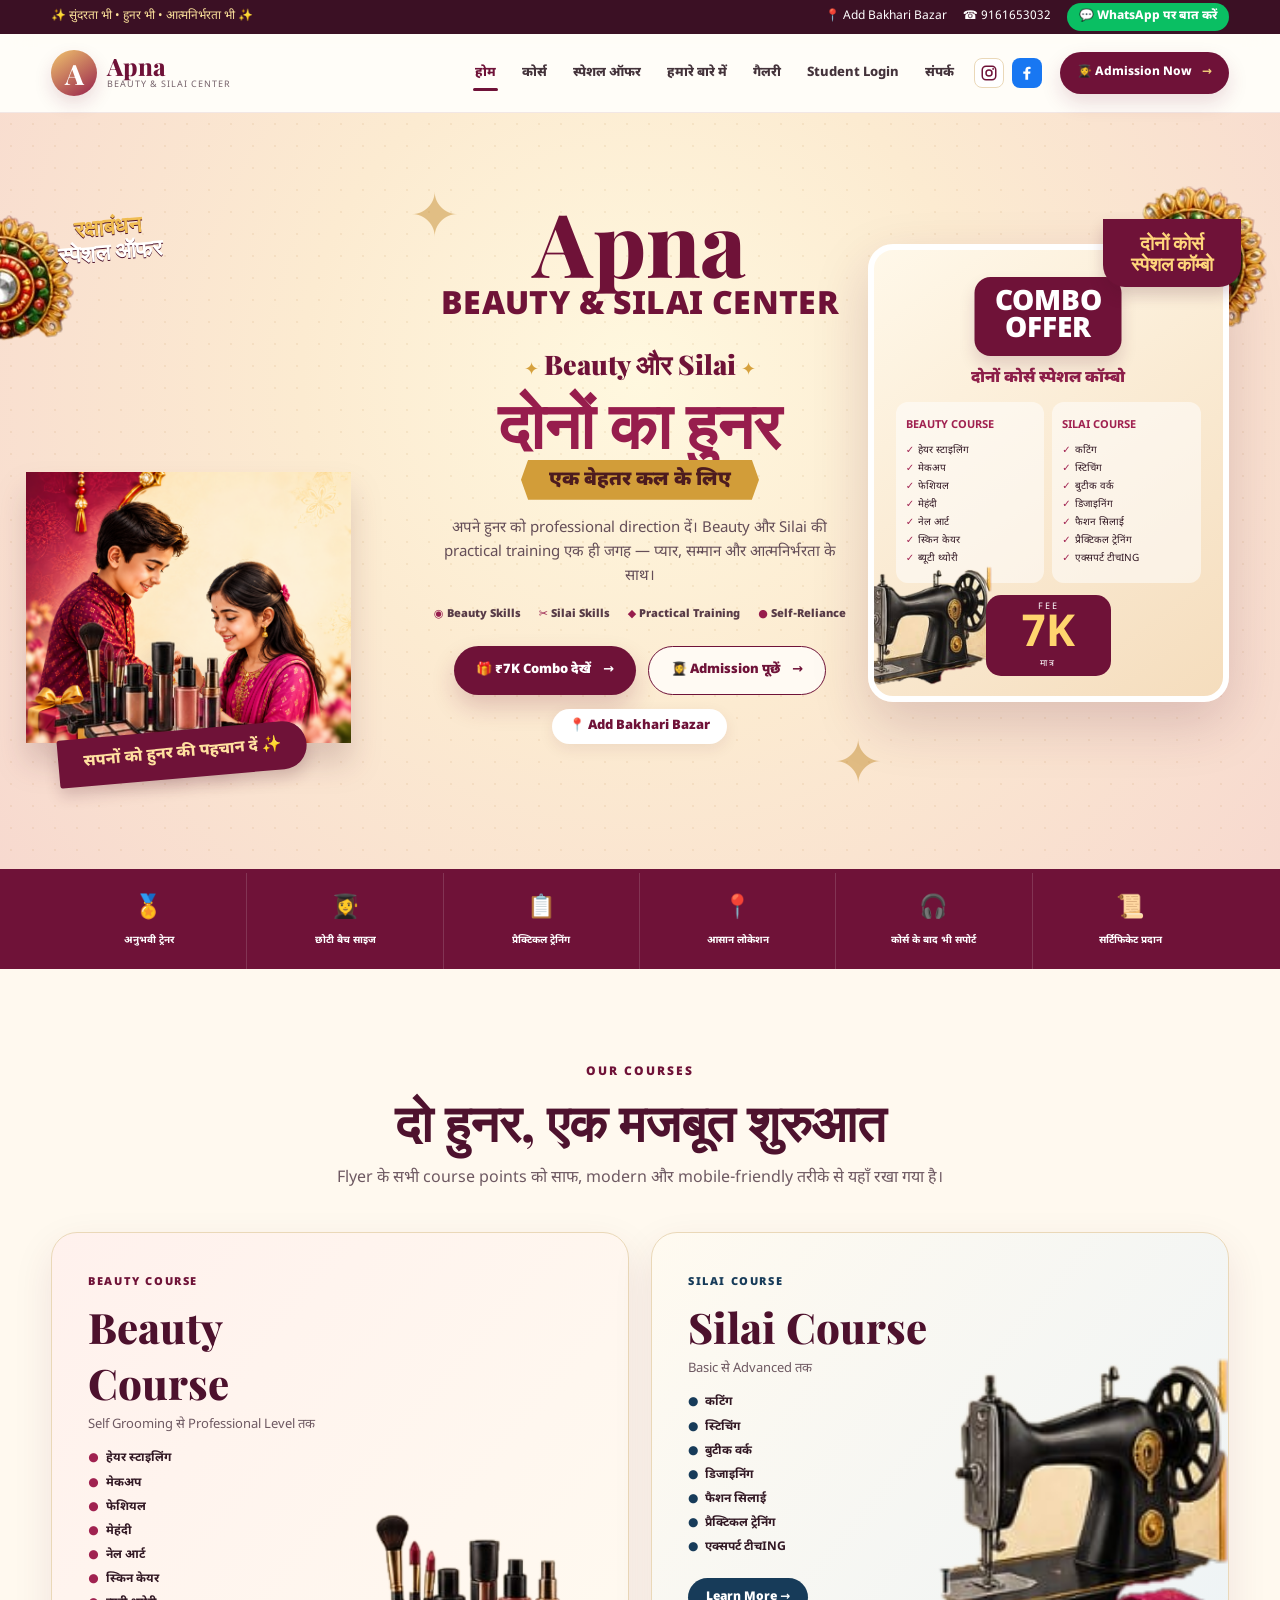
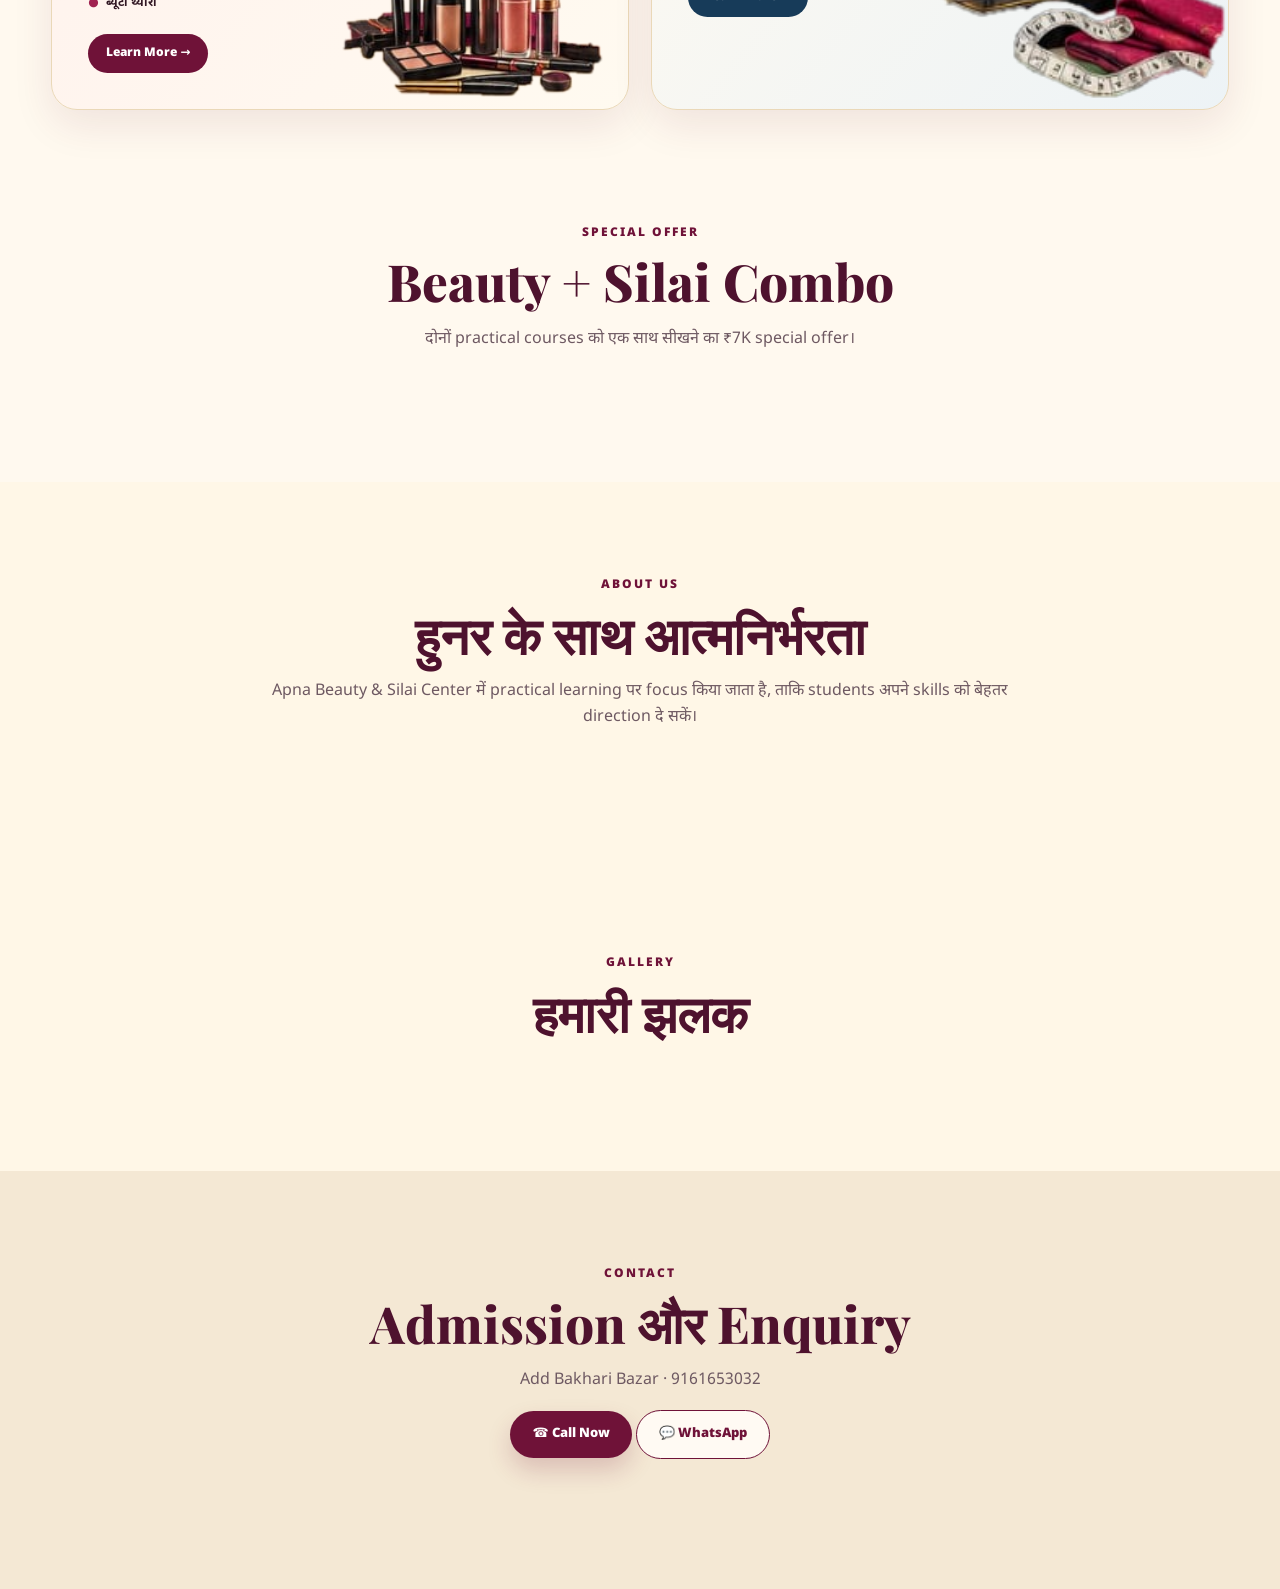
<file: index.html>
<!doctype html>
<html lang="hi">
<head>
<meta charset="utf-8">
<meta name="viewport" content="width=device-width,initial-scale=1">
<meta name="description" content="Apna Beauty & Silai Center, Add Bakhari Bazar में Beauty Course, Silai Course और ₹7K Combo Offer की practical training. Admission और WhatsApp enquiry के लिए संपर्क करें।">
<meta name="keywords" content="Apna Beauty and Silai Center, Apna Beauty Silai Center, beauty parlour course Add Bakhari Bazar, beauty course Add Bakhari Bazar, silai course Add Bakhari Bazar, stitching course Add Bakhari Bazar, tailoring course Add Bakhari Bazar, makeup course, mehndi course, fashion designing course, boutique course, beauty and silai combo course, ₹7000 combo course, beauty training, silai training, women skill training, practical beauty course, practical stitching course">
<meta name="author" content="Apna Beauty & Silai Center">
<meta name="robots" content="index, follow, max-image-preview:large">
<meta name="theme-color" content="#6f1238">
<title>Apna Beauty & Silai Center | Add Bakhari Bazar</title>
<link rel="canonical" href="https://www.apnabeautandsilayicenter.in/">
<meta property="og:type" content="website">
<meta property="og:locale" content="hi_IN">
<meta property="og:site_name" content="Apna Beauty & Silai Center">
<meta property="og:title" content="Apna Beauty & Silai Center | Add Bakhari Bazar">
<meta property="og:description" content="Beauty और Silai की practical training, ₹7K Combo Offer और admission enquiry — Add Bakhari Bazar।">
<meta property="og:url" content="https://www.apnabeautandsilayicenter.in/">
<meta property="og:image" content="https://www.apnabeautandsilayicenter.in/assets/flyer.svg">
<meta name="twitter:card" content="summary_large_image">
<meta name="twitter:title" content="Apna Beauty & Silai Center | Add Bakhari Bazar">
<meta name="twitter:description" content="Beauty Course, Silai Course और ₹7K Combo Offer की practical training।">
<meta name="twitter:image" content="https://www.apnabeautandsilayicenter.in/assets/flyer.svg">
<link rel="icon" href="assets/flyer.svg">
<link rel="preconnect" href="https://fonts.googleapis.com">
<link rel="preconnect" href="https://fonts.gstatic.com" crossorigin>
<link href="https://fonts.googleapis.com/css2?family=Noto+Sans+Devanagari:wght@400;500;600;700;800;900&family=Playfair+Display:wght@600;700;800&display=swap" rel="stylesheet">
<link rel="stylesheet" href="styles.css">
<!-- Google tag (gtag.js) -->
<script async src="https://www.googletagmanager.com/gtag/js?id=G-BNDRS2CN6D"></script>
<script>
  window.dataLayer = window.dataLayer || [];
  function gtag(){dataLayer.push(arguments);}
  gtag('js', new Date());
  gtag('config', 'G-BNDRS2CN6D');
</script>
<script type="application/ld+json">
{
  "@context": "https://schema.org",
  "@graph": [
    {
      "@type": "LocalBusiness",
      "@id": "https://www.apnabeautandsilayicenter.in/#business",
      "name": "Apna Beauty & Silai Center",
      "url": "https://www.apnabeautandsilayicenter.in/",
      "image": "https://www.apnabeautandsilayicenter.in/assets/flyer.svg",
      "description": "Add Bakhari Bazar में Beauty और Silai की practical training तथा ₹7K Combo Offer।",
      "telephone": "+91-9161653032",
      "priceRange": "₹₹",
      "address": {"@type": "PostalAddress","streetAddress": "Add Bakhari Bazar","addressCountry": "IN"},
      "areaServed": "Add Bakhari Bazar"
    },
    {
      "@type": "WebSite",
      "@id": "https://www.apnabeautandsilayicenter.in/#website",
      "url": "https://www.apnabeautandsilayicenter.in/",
      "name": "Apna Beauty & Silai Center",
      "inLanguage": "hi-IN",
      "publisher": { "@id": "https://www.apnabeautandsilayicenter.in/#business" }
    },
    {
      "@type": "ItemList",
      "name": "Apna Beauty & Silai Center Courses",
      "itemListElement": [
        { "@type": "Course", "position": 1, "name": "Beauty Course", "description": "Hair styling, makeup, facial, mehndi, nail art, skin care और beauty theory की practical training।", "provider": { "@id": "https://www.apnabeautandsilayicenter.in/#business" } },
        { "@type": "Course", "position": 2, "name": "Silai Course", "description": "Cutting, stitching, boutique work, designing, fashion silai और practical training।", "provider": { "@id": "https://www.apnabeautandsilayicenter.in/#business" } },
        { "@type": "Course", "position": 3, "name": "Beauty and Silai Combo Offer", "description": "Beauty Course और Silai Course का ₹7K special combo offer।", "provider": { "@id": "https://www.apnabeautandsilayicenter.in/#business" } }
      ]
    }
  ]
}
</script>
</head>
<body>
<div class="announcement">
  <div class="container announcement-inner">
    <span>✨ सुंदरता भी • हुनर भी • आत्मनिर्भरता भी ✨</span>
    <div class="top-actions">
      <a href="#contact">📍 Add Bakhari Bazar</a>
      <a href="tel:+919161653032">☎ 9161653032</a>
      <a class="wa-mini" href="https://wa.me/919161653032" target="_blank" rel="noopener">💬 WhatsApp पर बात करें</a>
    </div>
  </div>
</div>
<header class="header">
  <div class="container nav">
    <a class="brand" href="#home"><span class="brand-round">A</span><span><b>Apna</b><small>BEAUTY & SILAI CENTER</small></span></a>
    <button class="menu" aria-label="Menu" aria-expanded="false">☰</button>
    <nav><a class="active" href="#home">होम</a><a href="#courses">कोर्स</a><a href="#offer">स्पेशल ऑफर</a><a href="#about">हमारे बारे में</a><a href="#gallery">गैलरी</a><a href="#contact">संपर्क</a></nav>
    <div class="nav-social"><a id="instagramTop" aria-label="Instagram" target="_blank" rel="noopener"><svg class="social-icon" viewBox="0 0 24 24" aria-hidden="true"><rect x="3" y="3" width="18" height="18" rx="5" fill="none" stroke="currentColor" stroke-width="2"/><circle cx="12" cy="12" r="4" fill="none" stroke="currentColor" stroke-width="2"/><circle cx="17.5" cy="6.5" r="1.25" fill="currentColor"/></svg></a><a id="facebookTop" aria-label="Facebook" target="_blank" rel="noopener"><svg class="social-icon" viewBox="0 0 24 24" aria-hidden="true"><path fill="currentColor" d="M13.5 21v-8h2.75l.4-3h-3.15V8.08c0-.87.24-1.46 1.5-1.46h1.76V3.94c-.31-.04-1.37-.14-2.6-.14-2.57 0-4.33 1.57-4.33 4.46V10H7v3h2.83v8h3.67Z"/></svg></a></div>
    <a class="nav-admission" href="#contact">👩‍🎓 Admission Now <span>→</span></a>
  </div>
</header>
<main id="home">
<section class="hero">
  <div class="hero-decoration left-rakhi"><img src="assets/extracted/rakhi-cutout.png" alt=""></div><div class="hero-decoration right-rakhi"><img src="assets/extracted/rakhi-cutout.png" alt=""></div><div class="hero-decoration gift-left"><img src="assets/extracted/gift-box-cutout.png" alt=""></div><div class="hero-decoration flower flower-a">✦</div><div class="hero-decoration flower flower-b">✦</div>
  <div class="container hero-grid">
    <div class="hero-people-wrap"><div class="festive-note">रक्षाबंधन<br><b>स्पेशल ऑफर</b></div><img class="hero-people" src="assets/extracted/people-cutout.png" alt="भाई-बहन का रक्षाबंधन artwork"><img class="hero-beauty" src="assets/extracted/beauty-tools-cutout.png" alt="Beauty products"><div class="hero-ribbon">सपनों को हुनर की पहचान दें ✨</div></div>
    <div class="hero-copy"><div class="brand-title">Apna</div><div class="brand-subtitle">BEAUTY & SILAI CENTER</div><div class="hero-rule">✦ <span>Beauty और Silai</span> ✦</div><h1>दोनों का हुनर</h1><div class="hero-gold-line">एक बेहतर कल के लिए</div><p>अपने हुनर को professional direction दें। Beauty और Silai की practical training एक ही जगह — प्यार, सम्मान और आत्मनिर्भरता के साथ।</p><div class="hero-benefits"><span><i>◉</i> Beauty Skills</span><span><i>✂</i> Silai Skills</span><span><i>◆</i> Practical Training</span><span><i>●</i> Self-Reliance</span></div><div class="hero-buttons"><a class="btn primary" href="#offer">🎁 ₹7K Combo देखें <span>→</span></a><a class="btn white" href="#contact">👩‍🎓 Admission पूछें <span>→</span></a></div><div class="location">📍 Add Bakhari Bazar</div></div>
    <div class="hero-combo"><div class="combo-ribbon">दोनों कोर्स<br><b>स्पेशल कॉम्बो</b></div><div class="combo-card"><div class="combo-title">COMBO<br>OFFER</div><div class="combo-sub">दोनों कोर्स स्पेशल कॉम्बो</div><div class="combo-columns"><div><strong>BEAUTY COURSE</strong><ul><li>हेयर स्टाइलिंग</li><li>मेकअप</li><li>फेशियल</li><li>मेहंदी</li><li>नेल आर्ट</li><li>स्किन केयर</li><li>ब्यूटी थ्योरी</li></ul></div><div><strong>SILAI COURSE</strong><ul><li>कटिंग</li><li>स्टिचिंग</li><li>बुटीक वर्क</li><li>डिजाइनिंग</li><li>फैशन सिलाई</li><li>प्रैक्टिकल ट्रेनिंग</li><li>एक्सपर्ट टीचING</li></ul></div></div><div class="combo-price"><small>FEE</small><b>7K</b><span>मात्र</span></div><img class="combo-gift" src="assets/extracted/gift-box-cutout.png" alt=""><img class="combo-machine" src="assets/extracted/sewing-machine-cutout.png" alt=""></div></div>
  </div>
</section>
<section class="trust-strip"><div class="container trust-grid"><div><span>🏅</span><b>अनुभवी ट्रेनर</b></div><div><span>👩‍🎓</span><b>छोटी बैच साइज</b></div><div><span>📋</span><b>प्रैक्टिकल ट्रेनिंग</b></div><div><span>📍</span><b>आसान लोकेशन</b></div><div><span>🎧</span><b>कोर्स के बाद भी सपोर्ट</b></div><div><span>📜</span><b>सर्टिफिकेट प्रदान</b></div></div></section>
<section id="courses" class="section courses-section"><div class="container"><div class="section-heading"><span class="eyebrow">OUR COURSES</span><h2>दो हुनर, एक मजबूत शुरुआत</h2><p>Flyer के सभी course points को साफ, modern और mobile-friendly तरीके से यहाँ रखा गया है।</p></div><div class="course-grid"><article class="big-course beauty-course"><div class="course-text"><span class="course-label">BEAUTY COURSE</span><h3>Beauty Course</h3><p>Self Grooming से Professional Level तक</p><ul><li>हेयर स्टाइलिंग</li><li>मेकअप</li><li>फेशियल</li><li>मेहंदी</li><li>नेल आर्ट</li><li>स्किन केयर</li><li>ब्यूटी थ्योरी</li></ul><a class="course-btn" href="#contact">Learn More →</a></div><img src="assets/extracted/beauty-tools-cutout.png" class="course-beauty-img" alt="Beauty tools"></article><article class="big-course silai-course"><div class="course-text"><span class="course-label">SILAI COURSE</span><h3>Silai Course</h3><p>Basic से Advanced तक</p><ul><li>कटिंग</li><li>स्टिचिंग</li><li>बुटीक वर्क</li><li>डिजाइनिंग</li><li>फैशन सिलाई</li><li>प्रैक्टिकल ट्रेनिंग</li><li>एक्सपर्ट टीचING</li></ul><a class="course-btn blue" href="#contact">Learn More →</a></div><img src="assets/extracted/sewing-machine-cutout.png" class="course-machine" alt="Sewing machine"><img src="assets/extracted/fabrics-cutout.png" class="course-fabric" alt="Colorful fabrics"></article></div></div></section>
<section id="offer" class="offer-section"><div class="container"><div class="section-heading"><span class="eyebrow">SPECIAL OFFER</span><h2>Beauty + Silai Combo</h2><p>दोनों practical courses को एक साथ सीखने का ₹7K special offer।</p></div></div></section>
<section id="about" class="section"><div class="container"><div class="section-heading"><span class="eyebrow">ABOUT US</span><h2>हुनर के साथ आत्मनिर्भरता</h2><p>Apna Beauty & Silai Center में practical learning पर focus किया जाता है, ताकि students अपने skills को बेहतर direction दे सकें।</p></div></div></section>
<section id="gallery" class="section"><div class="container"><div class="section-heading"><span class="eyebrow">GALLERY</span><h2>हमारी झलक</h2></div></div></section>
<section id="contact" class="section contact-section"><div class="container"><div class="section-heading"><span class="eyebrow">CONTACT</span><h2>Admission और Enquiry</h2><p>Add Bakhari Bazar · 9161653032</p><div><a class="btn primary" href="tel:+919161653032">☎ Call Now</a> <a class="btn white" href="https://wa.me/919161653032" target="_blank" rel="noopener">💬 WhatsApp</a></div></div></div></section>
</main>
<script src="script.js"></script>
</body>
</html>
</file>
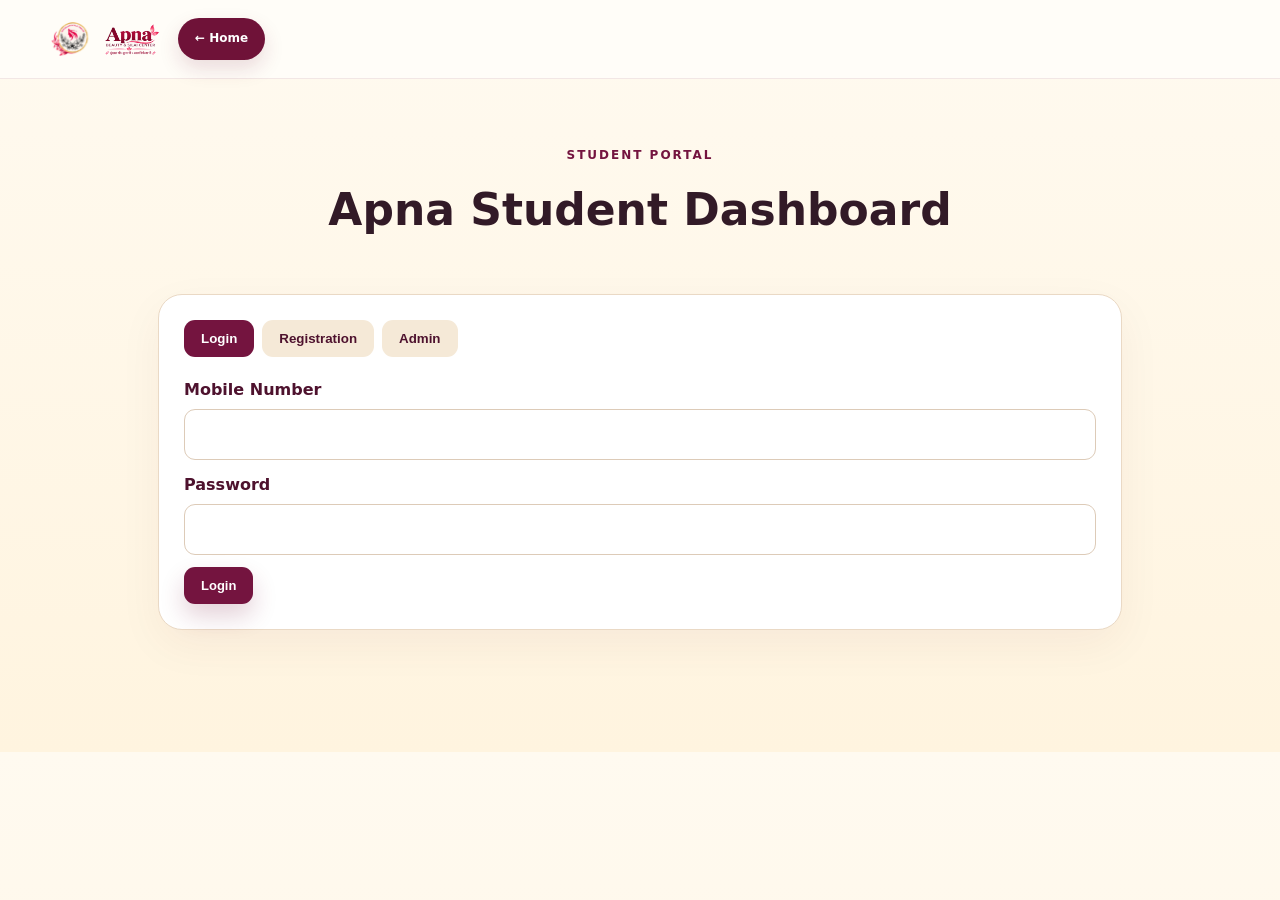
<file: student-portal.html>
<!doctype html>
<html lang="hi">
<head>
<meta charset="utf-8"><meta name="viewport" content="width=device-width,initial-scale=1">
<title>Student Portal | Apna Beauty & Silai Center</title>
<link rel="stylesheet" href="styles.css">
<style>
:root{--wine:#74143f;--wine2:#9d2b5d;--cream:#fff7e8;--ink:#321a27;--muted:#806873;--line:#ead9c5;--green:#17733b;--gold:#9a6b00}
body{background:linear-gradient(180deg,#fffaf0 0%,#fff4df 100%);color:var(--ink)}
.portal{max-width:1000px;margin:42px auto;padding:0 18px 60px}.hero{text-align:center;margin-bottom:28px}.hero .eyebrow,.eyebrow{letter-spacing:2px;font-size:12px;font-weight:900;color:var(--wine)}.hero h1{margin:8px 0 6px;font-size:clamp(28px,5vw,44px)}.hero p{margin:0;color:var(--muted)}
.portal>.hero{min-height:auto;padding:20px 0 15px;background:transparent;border-bottom:0;overflow:visible}.portal>.hero:before{display:none}
.panel{background:#fff;border:1px solid var(--line);border-radius:24px;padding:25px;box-shadow:0 15px 45px #5b17300d;margin-bottom:20px}.tabs{display:flex;gap:8px;flex-wrap:wrap;margin-bottom:20px}.tabs button,.btn{border:0;border-radius:11px;padding:11px 17px;font-weight:900;cursor:pointer;background:#f5e9d7;color:#4e122e}.tabs button.active,.btn.primary{background:var(--wine);color:#fff}.hidden{display:none!important}.notice{padding:12px 14px;border-radius:12px;background:#fff6df;margin:12px 0}.error{background:#ffe9ed;color:#8a163b}.success{background:#eaf8ed;color:#17652b}.field{margin:12px 0}.field label{display:block;font-weight:800;margin-bottom:6px;color:#4e122e}.field input,.field select{width:100%;box-sizing:border-box;padding:12px;border:1px solid #ddcbb8;border-radius:11px;font:inherit;background:#fff}.grid{display:grid;grid-template-columns:1fr 1fr;gap:16px}.small{font-size:12px;color:#765f67;margin-top:5px}.top{display:flex;justify-content:space-between;align-items:center;gap:15px}.logout{border:1px solid #d9c4b4;background:#fff;border-radius:10px;padding:9px 13px;cursor:pointer;font-weight:800}
.profile-head{display:flex;align-items:center;gap:20px;margin:22px 0 24px}.avatar{width:108px;height:108px;border-radius:50%;object-fit:cover;border:4px solid #f2dfc4;background:#f8ecdc;display:flex;align-items:center;justify-content:center;font-size:38px;font-weight:900;color:var(--wine);flex:none}.profile-head h2{font-size:30px;margin:3px 0}.profile-head p{margin:4px 0;color:var(--muted)}.photo-box{margin-top:12px;padding:16px;border:1px dashed #d9c4a9;border-radius:16px;background:#fffaf2}.photo-box input{max-width:100%}
.fee-grid{display:grid;grid-template-columns:repeat(3,1fr);gap:12px;margin:18px 0}.fee-card{padding:17px;border-radius:16px;background:#fff8ed;border:1px solid var(--line)}.fee-card span{display:block;color:var(--muted);font-size:12px;font-weight:800;text-transform:uppercase;letter-spacing:.5px}.fee-card strong{display:block;font-size:25px;margin-top:6px}.fee-card.due{background:#fff1f3}.fee-card.paid{background:#eef9f0}.fee-status{display:inline-block;padding:7px 12px;border-radius:999px;font-weight:900}.fee-status.paid{color:var(--green)}.fee-status.pending{color:var(--gold)}
.cert-box{border:1px dashed #d9c4a9;padding:17px;border-radius:16px;background:#fffaf2}.cert{display:inline-block;background:var(--wine);color:#fff;text-decoration:none;padding:11px 16px;border-radius:10px;font-weight:900;margin-top:10px}.admin-student{border:1px solid var(--line);border-radius:18px;padding:18px;margin:14px 0;background:#fffdf9}.admin-name{font-size:18px;font-weight:900}.admin-fees{display:grid;grid-template-columns:1fr 1fr 1fr;gap:10px}.admin-fees label{font-size:12px;font-weight:800;color:var(--muted)}.admin-fees input{width:100%;box-sizing:border-box;padding:10px;border:1px solid #ddcbb8;border-radius:9px;margin-top:5px}.admin-actions{display:flex;gap:10px;align-items:center;flex-wrap:wrap;margin-top:12px}.file-input{flex:1;min-width:220px}.count{font-size:13px;color:var(--muted)}
.portal-brand{display:flex;align-items:center;gap:10px;text-decoration:none}.portal-brand-logo{height:42px;width:42px;object-fit:contain}.portal-brand-name{height:38px;width:auto;max-width:190px;object-fit:contain}
@media(max-width:650px){.grid,.fee-grid,.admin-fees{grid-template-columns:1fr}.profile-head{align-items:flex-start}.avatar{width:82px;height:82px}.profile-head h2{font-size:24px}.portal-brand-logo{height:36px;width:36px}.portal-brand-name{height:32px;max-width:150px}}
</style>
</head>
<body>
<header class="header"><div class="container nav"><a class="portal-brand" href="index.html"><img class="portal-brand-logo" src="assets/logo-name.png" alt="Apna Beauty & Silai Center logo"><img class="portal-brand-name" src="assets/namestyle.png" alt="Apna Beauty & Silai Center"></a><a class="nav-admission" href="index.html">← Home</a></div></header>
<main class="portal">
<div class="hero"><span class="eyebrow">STUDENT PORTAL</span><h1>Apna Student Dashboard</h1></div>
<section id="authPanel" class="panel">
<div class="tabs"><button id="loginTab" class="active">Login</button><button id="registerTab">Registration</button><button id="adminTab">Admin</button></div>
<form id="loginForm"><div class="field"><label>Mobile Number</label><input id="loginMobile" inputmode="numeric" maxlength="10" required></div><div class="field"><label>Password</label><input id="loginPassword" type="password" autocomplete="current-password" required></div><button class="btn primary">Login</button></form>
<form id="registerForm" class="hidden"><div class="grid"><div class="field"><label>Aadhaar Name</label><input id="regName" required><div class="small">Sirf Aadhaar par jo naam hai; Aadhaar number nahi.</div></div><div class="field"><label>Mobile Number</label><input id="regMobile" inputmode="numeric" maxlength="10" required></div></div><div class="grid"><div class="field"><label>Password</label><input id="regPassword" type="password" minlength="8" autocomplete="new-password" required></div><div class="field"><label>Confirm Password</label><input id="regPassword2" type="password" minlength="8" autocomplete="new-password" required></div></div><button class="btn primary">Create Student Account</button></form>
<form id="adminForm" class="hidden"><div class="grid"><div class="field"><label>Admin Username</label><input id="adminUser" value="admin" autocomplete="username" required></div><div class="field"><label>Admin Password</label><input id="adminPassword" type="password" autocomplete="current-password" required></div></div><button class="btn primary">Admin Login</button></form>
<div id="message"></div>
</section>
<section id="studentPanel" class="panel hidden"><div class="top"><div><span class="eyebrow">MY PROFILE</span><div class="small">Student account</div></div><button id="studentLogout" class="logout">Logout</button></div>
<div class="profile-head"><img id="studentPhoto" class="avatar" alt="Profile photo"><div><h2 id="studentName"></h2><p id="studentMobile"></p><span id="feeBadge" class="fee-status"></span></div></div>
<div class="photo-box"><b>Profile Photo</b><div class="small">Apni photo upload ya change karo.</div><div class="admin-actions"><input id="profilePhotoInput" class="file-input" type="file" accept="image/jpeg,image/png,image/webp"><button id="photoUploadBtn" class="btn primary">Photo Save</button></div></div>
<h3>Fee Summary</h3><div class="fee-grid"><div class="fee-card"><span>Total Fee</span><strong id="totalFee">₹0</strong></div><div class="fee-card paid"><span>Fee Jama</span><strong id="feePaid">₹0</strong></div><div class="fee-card due"><span>Fee Baki</span><strong id="feeDue">₹0</strong></div></div>
<div class="cert-box"><b>📜 Certificate</b><div id="certificateBox" class="small" style="margin-top:6px"></div></div></section>
<section id="adminPanel" class="panel hidden"><div class="top"><div><span class="eyebrow">ADMIN</span><h2>Student Management</h2><div class="count">Total fee aur jama amount admin manually set karega.</div></div><button id="adminLogout" class="logout">Logout</button></div><div id="adminList"></div></section>
</main>
<script>
const API_URL='https://script.google.com/macros/s/AKfycbwNoiOhQ04foFjeuh-qCfPimrPzJsKjXhsbEa58sL1fGnLGvN0-g5M2ZAT5kg5pCYWaIQ/exec';
const $=id=>document.getElementById(id);let token=localStorage.getItem('apnaPortalToken')||'',role=localStorage.getItem('apnaPortalRole')||'';
function configured(){return API_URL.startsWith('https://script.google.com/')}
function msg(text,type='notice'){$('message').innerHTML='<div class="'+type+' notice">'+escapeHtml(text)+'</div>'}
function escapeHtml(s){return String(s??'').replace(/[&<>"']/g,c=>({'&':'&amp;','<':'&lt;','>':'&gt;','"':'&quot;',"'":'&#39;'}[c]))}
async function api(action,data={}){if(!configured())throw Error('Apps Script Web App URL configure nahi hai');const r=await fetch(API_URL,{method:'POST',headers:{'Content-Type':'text/plain;charset=utf-8'},body:JSON.stringify({action,...data})});return r.json()}
function showTab(which){['loginForm','registerForm','adminForm'].forEach(x=>$(x).classList.add('hidden'));$(which+'Form').classList.remove('hidden');['loginTab','registerTab','adminTab'].forEach(x=>$(x).classList.remove('active'));$(which+'Tab').classList.add('active');$('message').innerHTML=''}
$('loginTab').onclick=()=>showTab('login');$('registerTab').onclick=()=>showTab('register');$('adminTab').onclick=()=>showTab('admin');
$('registerForm').onsubmit=async e=>{e.preventDefault();if($('regPassword').value!==$('regPassword2').value)return msg('Password match nahi kar raha.','error');try{const x=await api('register',{aadhaarName:$('regName').value,mobile:$('regMobile').value,password:$('regPassword').value});if(!x.ok)return msg(x.error,'error');msg('Registration successful. Ab login karo.','success');showTab('login');$('loginMobile').value=x.mobile}catch(e){msg(e.message,'error')}};
$('loginForm').onsubmit=async e=>{e.preventDefault();try{const x=await api('login',{mobile:$('loginMobile').value,password:$('loginPassword').value});if(!x.ok)return msg(x.error,'error');saveSession(x.token,'student');renderStudent(x.profile);$('authPanel').classList.add('hidden');$('studentPanel').classList.remove('hidden')}catch(e){msg(e.message,'error')}};
$('adminForm').onsubmit=async e=>{e.preventDefault();try{const x=await api('adminLogin',{username:$('adminUser').value,password:$('adminPassword').value});if(!x.ok)return msg(x.error,'error');saveSession(x.token,'admin');$('authPanel').classList.add('hidden');$('adminPanel').classList.remove('hidden');loadAdmin()}catch(e){msg(e.message,'error')}};
function saveSession(t,r){token=t;role=r;localStorage.setItem('apnaPortalToken',t);localStorage.setItem('apnaPortalRole',r)}function clearSession(){token='';role='';localStorage.removeItem('apnaPortalToken');localStorage.removeItem('apnaPortalRole');location.reload()}$('studentLogout').onclick=clearSession;$('adminLogout').onclick=clearSession;
function money(n){return '₹'+Number(n||0).toLocaleString('en-IN')}
function fallbackAvatar(name){return 'data:image/svg+xml;charset=UTF-8,'+encodeURIComponent('<svg xmlns="http://www.w3.org/2000/svg" width="160" height="160"><rect width="100%" height="100%" fill="#f8ecdc"/><text x="50%" y="58%" text-anchor="middle" font-size="70" font-family="Arial" fill="#74143f">'+String((name||'S').charAt(0).toUpperCase())+'</text></svg>')}
function renderStudent(p){$('studentName').textContent=p.name;$('studentMobile').textContent='Mobile: '+p.mobile;$('totalFee').textContent=money(p.totalFee);$('feePaid').textContent=money(p.feePaid);$('feeDue').textContent=money(p.feeDue);$('feeBadge').textContent=p.feeStatus==='PAID'?'FEE PAID':'FEE PENDING';$('feeBadge').className='fee-status '+(p.feeStatus==='PAID'?'paid':'pending');$('studentPhoto').src=p.profilePhoto||fallbackAvatar(p.name);$('certificateBox').innerHTML=p.certificateFile?'<span>Certificate available hai.</span><br><a class="cert" target="_blank" rel="noopener" href="'+escapeHtml(p.certificateFile)+'">📥 Certificate Download</a>':'<span>Certificate abhi upload nahi hua hai.</span>'}
$('photoUploadBtn').onclick=async()=>{const file=$('profilePhotoInput').files[0];if(!file)return alert('Profile photo select karo');if(!/^image\/(jpeg|png|webp)$/i.test(file.type))return alert('JPG, PNG ya WEBP photo select karo');const reader=new FileReader();reader.onload=()=>{const img=new Image();img.onload=async()=>{try{const c=document.createElement('canvas'),max=500,scale=Math.min(1,max/Math.max(img.width,img.height));c.width=Math.max(1,Math.round(img.width*scale));c.height=Math.max(1,Math.round(img.height*scale));c.getContext('2d').drawImage(img,0,0,c.width,c.height);const dataUrl=c.toDataURL('image/jpeg',.78);const x=await api('updateProfilePhoto',{token,base64:dataUrl.split(',')[1],mimeType:'image/jpeg'});if(!x.ok)return alert(x.error);$('studentPhoto').src=x.profilePhoto;alert('Profile photo save ho gayi')}catch(e){alert(e.message)}};img.src=reader.result};reader.readAsDataURL(file)};
async function loadAdmin(){try{const x=await api('adminStudents',{token});if(!x.ok)return alert(x.error);$('adminList').innerHTML=x.students.map(s=>'<div class="admin-student"><div class="admin-name">'+escapeHtml(s.name)+'</div><div class="small">'+escapeHtml(s.mobile)+'</div><div class="admin-fees"><label>Total Fee<input type="number" min="0" step="1" class="totalfee" data-id="'+escapeHtml(s.studentId)+'" value="'+Number(s.totalFee||0)+'"></label><label>Fee Jama<input type="number" min="0" step="1" class="feepaid" data-id="'+escapeHtml(s.studentId)+'" value="'+Number(s.feePaid||0)+'"></label><label>Fee Baki<input type="number" readonly class="feedue" data-id="'+escapeHtml(s.studentId)+'" value="'+Number(s.feeDue||0)+'"></label></div><div class="admin-actions"><button class="btn primary savefee" data-id="'+escapeHtml(s.studentId)+'">Save Fee</button><input type="file" class="file-input certfile" data-id="'+escapeHtml(s.studentId)+'" accept=".pdf,application/pdf"><button class="btn upload" data-id="'+escapeHtml(s.studentId)+'">Upload Certificate</button></div><div class="small">Status: <b>'+escapeHtml(s.feeStatus)+'</b> · Certificate: '+(s.certificateFile?'Uploaded':'Not uploaded')+'</div></div>').join('')||'<p>No students registered.</p>';
$('adminList').querySelectorAll('.totalfee,.feepaid').forEach(inp=>inp.oninput=()=>{const id=inp.dataset.id,total=Number($('adminList').querySelector('.totalfee[data-id="'+CSS.escape(id)+'"]').value)||0,paid=Number($('adminList').querySelector('.feepaid[data-id="'+CSS.escape(id)+'"]').value)||0;$('adminList').querySelector('.feedue[data-id="'+CSS.escape(id)+'"]').value=Math.max(0,total-paid)});
$('adminList').querySelectorAll('.savefee').forEach(b=>b.onclick=async()=>{const id=b.dataset.id,total=Number($('adminList').querySelector('.totalfee[data-id="'+CSS.escape(id)+'"]').value)||0,paid=Number($('adminList').querySelector('.feepaid[data-id="'+CSS.escape(id)+'"]').value)||0;if(paid>total)return alert('Fee Jama total fee se zyada nahi ho sakti');const x=await api('updateFee',{token,studentId:id,totalFee:total,feePaid:paid});if(!x.ok)return alert(x.error);alert('Fee details save ho gayi');loadAdmin()});$('adminList').querySelectorAll('.upload').forEach(b=>b.onclick=()=>uploadCert(b.dataset.id))}catch(e){alert(e.message)}}
async function uploadCert(id){const input=$('adminList').querySelector('.certfile[data-id="'+CSS.escape(id)+'"]'),file=input.files[0];if(!file)return alert('Certificate PDF select karo');if(file.size>8*1024*1024)return alert('Maximum 8 MB');const reader=new FileReader();reader.onload=async()=>{try{const x=await api('uploadCertificate',{token,studentId:id,fileName:file.name,mimeType:file.type||'application/pdf',base64:reader.result.split(',')[1]});if(!x.ok)return alert(x.error);alert('Certificate Google Drive par upload ho gaya');loadAdmin()}catch(e){alert(e.message)}};reader.readAsDataURL(file)}
async function restore(){if(!token)return;try{if(role==='student'){const x=await api('profile',{token});if(x.ok){$('authPanel').classList.add('hidden');$('studentPanel').classList.remove('hidden');renderStudent(x.profile)}else clearSession()}else if(role==='admin'){const x=await api('adminStudents',{token});if(x.ok){$('authPanel').classList.add('hidden');$('adminPanel').classList.remove('hidden');loadAdmin()}else clearSession()}}catch(e){clearSession()}}
if(configured())$('setupNotice')?.classList.add('hidden');restore();
</script>
</body>
</html>
</file>
<file: styles.css>
.social-icon{width:18px;height:18px;display:block}
:root{--maroon:#6f1238;--maroon2:#971d4d;--wine:#3b1024;--gold:#d6a13d;--gold2:#f4d37b;--cream:#fff7e7;--paper:#fffdf8;--ink:#321824;--muted:#6e5962;--line:#ead8b8;--blue:#173b59}
*{box-sizing:border-box}html{scroll-behavior:smooth}body{margin:0;color:var(--ink);background:var(--cream);font-family:"Noto Sans Devanagari",system-ui,sans-serif;line-height:1.6}img{max-width:100%;display:block}.container{width:min(1180px,92%);margin:auto}a{transition:.2s ease}
.announcement{background:var(--wine);color:#f9df99;font-size:12px}.announcement-inner{min-height:34px;display:flex;align-items:center;justify-content:space-between;gap:20px}.top-actions{display:flex;align-items:center;gap:16px}.top-actions a{color:#fff;text-decoration:none}.top-actions .wa-mini{background:#0abf63;border-radius:999px;padding:4px 12px;font-weight:800}
.header{position:sticky;top:0;z-index:50;background:#fffdf9ee;backdrop-filter:blur(16px);border-bottom:1px solid #74153a18}.nav{min-height:78px;display:flex;align-items:center;gap:18px}.brand{display:flex;align-items:center;gap:10px;text-decoration:none;color:var(--maroon);margin-right:auto}.brand-round{width:46px;height:46px;border-radius:50%;display:grid;place-items:center;color:#fff;background:linear-gradient(145deg,#f1c56e,#97204c);font:800 28px "Playfair Display";box-shadow:0 8px 18px #74153a25}.brand b{display:block;font:800 24px/1 "Playfair Display"}.brand small{display:block;font-size:9px;letter-spacing:1px;color:#76636b}.nav nav{display:flex;gap:22px}.nav nav a{font-weight:800;font-size:13px;color:#44333b;text-decoration:none;padding:27px 2px;position:relative}.nav nav a:hover,.nav nav a.active{color:var(--maroon)}.nav nav a.active:after{content:"";height:3px;border-radius:3px;background:var(--maroon);position:absolute;bottom:19px;left:0;right:0}.nav-social{display:flex;gap:8px}.nav-social a,.socials a{width:30px;height:30px;border-radius:8px;display:grid;place-items:center;background:#fff;border:1px solid var(--line);color:var(--maroon);font-weight:900;text-decoration:none;font-size:20px}.nav-social a:nth-child(2),.socials a:nth-child(2){background:#1877f2;color:#fff;border:0}.nav-admission{background:var(--maroon);color:#fff;text-decoration:none;border-radius:999px;padding:11px 17px;font-weight:800;font-size:12px;box-shadow:0 9px 20px #74153a25}.nav-admission span{color:var(--gold2);margin-left:7px}.menu{display:none;background:none;border:0;font-size:26px;color:var(--maroon)}
.hero{position:relative;overflow:hidden;min-height:760px;padding:55px 0 72px;background:radial-gradient(circle at 50% 35%,#fff8df 0,#fcebd1 42%,#f7d9cf 100%);border-bottom:4px solid var(--maroon)}.hero:before{content:"";position:absolute;inset:0;background:radial-gradient(#b57d3728 1px,transparent 1px);background-size:22px 22px;opacity:.65}.hero-grid{position:relative;z-index:2;display:grid;grid-template-columns:1fr 1.15fr 1fr;gap:20px;align-items:center}.hero-people-wrap{position:relative;min-height:610px}.hero-people{position:absolute;width:90%;left:-7%;bottom:35px;filter:drop-shadow(0 20px 15px #4a10252b)}.hero-beauty{position:absolute;width:68%;left:0;bottom:5px;z-index:2;filter:drop-shadow(0 14px 10px #4a102530)}.festive-note{position:absolute;left:6px;top:45px;color:#f0bd52;font:700 23px/1.1 "Playfair Display";z-index:3;transform:rotate(-5deg);text-align:center;text-shadow:0 1px 0 #4b0f28}.festive-note b{color:#fff}.hero-ribbon{position:absolute;z-index:4;left:2%;bottom:0;background:var(--maroon);color:#ffe0a0;padding:11px 25px;border-radius:3px 30px 30px 3px;transform:rotate(-5deg);font-weight:800;box-shadow:0 8px 15px #4a102530}.hero-decoration{position:absolute;z-index:1}.hero-decoration img{width:100%}.left-rakhi{left:-75px;top:80px;width:220px;transform:rotate(-8deg)}.right-rakhi{right:-60px;top:60px;width:230px;transform:rotate(8deg)}.gift-left{left:20px;bottom:0;width:130px;transform:rotate(-8deg)}.flower{color:#c79036;font-size:60px;opacity:.5}.flower-a{left:32%;top:8%}.flower-b{right:31%;bottom:7%}
.hero-copy{text-align:center;position:relative;z-index:4}.brand-title{font:800 clamp(58px,7vw,88px)/.9 "Playfair Display";color:var(--maroon)}.brand-subtitle{font-size:clamp(23px,2.5vw,34px);font-weight:900;color:var(--maroon);letter-spacing:.4px}.hero-rule{margin-top:10px;color:var(--gold);font-size:18px;font-weight:900}.hero-rule span{color:var(--maroon);font-family:"Playfair Display";font-size:27px}.hero-copy h1{font:800 clamp(45px,5vw,64px)/1 "Playfair Display";margin:5px 0;color:var(--maroon2)}.hero-gold-line{display:inline-block;background:#d29d39;color:#4c1b1f;padding:4px 28px;font-size:20px;font-weight:900;clip-path:polygon(3% 0,97% 0,100% 50%,97% 100%,3% 100%,0 50%)}.hero-copy p{font-size:15px;color:#654e58;max-width:600px;margin:17px auto}.hero-benefits{display:flex;justify-content:center;gap:18px;flex-wrap:wrap;font-size:11px;font-weight:900;color:#593c48}.hero-benefits i{color:var(--maroon2);font-style:normal}.hero-buttons{display:flex;justify-content:center;gap:12px;flex-wrap:wrap;margin:23px 0 14px}.btn{display:inline-flex;gap:12px;align-items:center;border-radius:999px;padding:13px 22px;text-decoration:none;font-weight:900;font-size:13px}.btn.primary{background:var(--maroon);color:#fff;box-shadow:0 12px 25px #74153a32}.btn.white{background:#fffaf3;color:var(--maroon);border:1px solid var(--maroon)}.location{display:inline-block;background:#fff;border-radius:999px;padding:7px 17px;color:var(--maroon);font-weight:900;font-size:13px;box-shadow:0 5px 15px #5b193015}
.hero-combo{position:relative;z-index:4}.combo-ribbon{position:absolute;right:-12px;top:-25px;background:var(--maroon);color:#ffd67b;padding:13px 28px;border-radius:0 0 22px 22px;font:700 19px/1.1 "Playfair Display";text-align:center;z-index:5;box-shadow:0 8px 15px #4a102530}.combo-card{position:relative;overflow:hidden;background:linear-gradient(145deg,#fff8e9,#f5ddbd);border:6px solid #fff;border-radius:25px;padding:27px 22px 20px;box-shadow:0 22px 55px #5a16352e}.combo-title{text-align:center;background:var(--maroon);color:#fff;padding:13px 20px;border-radius:16px;font-size:28px;font-weight:900;line-height:.95;display:inline-block;margin:0 auto;left:50%;position:relative;transform:translateX(-50%);box-shadow:0 9px 16px #5a163528}.combo-sub{text-align:center;color:#8e1f4a;font-weight:900;margin:10px}.combo-columns{display:grid;grid-template-columns:1fr 1fr;gap:8px}.combo-columns>div{background:#fff8;border-radius:12px;padding:10px}.combo-columns strong{font-size:11px;color:#a02150}.combo-columns ul{list-style:none;padding:0;margin:5px 0;font-size:10px;line-height:1.8}.combo-columns li:before{content:"✓";color:#a02150;font-weight:900;margin-right:4px}.combo-price{margin:12px auto 0;width:125px;text-align:center;background:var(--maroon);color:#fff;border-radius:15px;padding:5px;position:relative;z-index:3}.combo-price small,.combo-price span{display:block;font-size:9px;letter-spacing:2px}.combo-price b{display:block;color:#ffd56e;font-size:44px;line-height:.95}.combo-gift{position:absolute;width:90px;right:-5px;bottom:-7px}.combo-machine{position:absolute;width:145px;left:-20px;bottom:-8px;opacity:.95}
.trust-strip{background:var(--maroon);color:#fff}.trust-grid{display:grid;grid-template-columns:repeat(6,1fr)}.trust-grid div{text-align:center;padding:17px 8px;border-right:1px solid #ffffff25}.trust-grid div:last-child{border:0}.trust-grid span{display:block;font-size:23px;color:var(--gold2)}.trust-grid b{font-size:10px}
.section{padding:90px 0}.courses-section{background:#fff9ef}.section-heading{text-align:center;max-width:780px;margin:0 auto 40px}.eyebrow{color:var(--maroon);font-size:12px;letter-spacing:2px;font-weight:900}.section-heading h2{font:800 clamp(35px,4vw,52px)/1.12 "Playfair Display";color:#4e122e;margin:8px 0 12px}.section-heading p{color:var(--muted)}
.course-grid{display:grid;grid-template-columns:1fr 1fr;gap:22px}.big-course{position:relative;min-height:450px;overflow:hidden;border-radius:26px;padding:36px;border:1px solid var(--line);box-shadow:0 15px 40px #5b173018;background:#fff}.beauty-course{background:linear-gradient(130deg,#fff1ed,#fffaf0)}.silai-course{background:linear-gradient(130deg,#fffaf0,#edf3f6)}.course-text{position:relative;z-index:3;width:56%}.course-label{font-size:11px;font-weight:900;letter-spacing:1.6px;color:var(--maroon)}.silai-course .course-label{color:var(--blue)}.course-text h3{font:800 42px "Playfair Display";margin:4px 0;color:#4d112d}.course-text p{font-size:13px;color:var(--muted);margin:0 0 14px}.course-text ul{list-style:none;padding:0;margin:0;display:grid;gap:5px;font-size:12px;font-weight:700}.course-text li:before{content:"●";color:#a02250;margin-right:7px}.silai-course li:before{color:var(--blue)}.course-btn{display:inline-block;margin-top:20px;background:var(--maroon);color:#fff;padding:10px 18px;border-radius:999px;text-decoration:none;font-weight:900;font-size:12px}.course-btn.blue{background:var(--blue)}.course-beauty-img{position:absolute;width:55%;right:-5%;bottom:0;z-index:2}.course-machine{position:absolute;width:55%;right:-3%;bottom:50px;z-index:2}.course-fabric{position:absolute;width:50%;right:0;bottom:0;z-index:3}
.offer-section{padding:20px 0 90px;background:#fff9ef}.offer-card{position:relative;overflow:hidden;display:grid;grid-template-columns:.6fr 1.6fr .7fr;align-items:center;gap:20px;background:linear-gradient(120deg,#74143b,#a52152);border-radius:30px;padding:34px 38px;color:#fff;box-shadow:0 25px 60px #5a153530}.offer-card:before{content:"";position:absolute;inset:auto -10% -80% 25%;height:300px;border-radius:50%;background:#ffffff0c}.offer-side{border-right:1px solid #ffffff2c;padding-right:20px}.offer-side span{display:block;font-size:35px;color:#ffd86f}.offer-side b{font-size:20px;line-height:1.1}.offer-side small{display:block;margin-top:10px;color:#f2cf85}.offer-main{text-align:center}.offer-badge{display:inline-block;background:#5d0d2c;border:2px solid #e3b957;border-radius:20px;padding:9px 30px;font-weight:900;font-size:26px;line-height:.95;box-shadow:0 8px 20px #4d0d2830}.offer-main h2{font:800 31px/1.1 "Playfair Display";margin:8px 0}.offer-main h2 span{color:#ffd86f}.offer-points{display:grid;grid-template-columns:1fr 1fr;gap:8px;font-size:11px;text-align:left}.offer-points span{background:#ffffff0b;border:1px solid #ffffff1c;border-radius:10px;padding:8px}.offer-fee{position:relative;text-align:center;background:#5f0e2e;border-radius:20px;padding:14px;z-index:2}.offer-fee small,.offer-fee span{display:block;letter-spacing:2px}.offer-fee b{display:block;color:#ffd66e;font-size:65px;line-height:.9}.offer-fee img{position:absolute;width:80px;right:-20px;bottom:-28px}
.about-section{background:#fff}.why-grid{display:grid;grid-template-columns:repeat(4,1fr);gap:14px;margin-bottom:75px}.why-grid>div{background:#fff8ec;border:1px solid var(--line);border-radius:18px;padding:23px;text-align:center}.why-grid span{width:46px;height:46px;display:grid;place-items:center;margin:auto;background:#f4deb3;color:var(--maroon);border-radius:50%;font-weight:900;font-size:20px}.why-grid h3{font-size:15px;color:#4e122e;margin:10px 0 4px}.why-grid p{font-size:11px;color:var(--muted);margin:0}.about-story{display:grid;grid-template-columns:1fr 1fr;gap:70px;align-items:center}.story-visual{position:relative;min-height:480px;background:linear-gradient(145deg,#fff1d1,#f6dddc);border-radius:32px;overflow:hidden;border:1px solid var(--line)}.story-visual>img:first-of-type{position:absolute;width:75%;left:10%;bottom:-10px;z-index:2}.story-rakhi{position:absolute!important;width:180px!important;right:-15px;top:15px;z-index:3;transform:rotate(8deg)}.story-glow{position:absolute;width:250px;height:250px;border-radius:50%;background:#d59e3a33;filter:blur(20px);left:35%;top:10%}.story-copy h2{font:800 45px/1.1 "Playfair Display";color:#4e122e;margin:8px 0 15px}.story-copy>p{color:var(--muted)}.story-list{display:grid;gap:14px;margin-top:25px}.story-list>div{display:flex;gap:13px}.story-list b{width:38px;height:38px;display:grid;place-items:center;background:#f4dfb7;color:var(--maroon);border-radius:50%;font-size:11px}.story-list strong,.story-list small{display:block}.story-list small{color:var(--muted);font-size:11px}
.gallery-section{padding:90px 0;background:#f5e6cf}.gallery-grid{display:grid;grid-template-columns:repeat(4,1fr);gap:16px}.gallery-item{position:relative;min-height:180px;overflow:hidden;border-radius:20px;background:#fff;border:1px solid var(--line);box-shadow:0 14px 30px #5b173012}.gallery-item.large{grid-column:span 2}.gallery-item.full{grid-column:1/-1}.gallery-item img{width:100%;height:100%;object-fit:cover;transition:transform .35s ease}.gallery-item:hover img{transform:scale(1.04)}.gallery-item span{position:absolute;left:12px;bottom:12px;background:#ffffffdf;color:var(--maroon);padding:6px 10px;border-radius:999px;font-size:11px;font-weight:900}.reviews-section{padding:90px 0;background:#fffaf3}.review-grid{display:grid;grid-template-columns:repeat(3,1fr);gap:18px}.review-grid article{background:#fff;border:1px solid var(--line);padding:25px;border-radius:22px;box-shadow:0 15px 35px #5b173010}.avatar{width:42px;height:42px;display:grid;place-items:center;background:#f4deb3;color:var(--maroon);font-weight:900;border-radius:50%}.review-grid article p{font-size:13px;color:var(--muted)}.review-grid article b{font-size:12px}.review-grid article span{display:block;color:#c28a26;letter-spacing:2px;margin-top:7px}
.contact-section{padding:90px 0;background:#f4e8d4}.contact-grid{display:grid;grid-template-columns:1fr 1fr;gap:20px}.enquiry-card,.location-card{background:#fff;border:1px solid var(--line);border-radius:25px;padding:28px;box-shadow:0 18px 40px #5b173015}.enquiry-title,.location-title{display:flex;justify-content:space-between;gap:12px;align-items:center}.enquiry-title span,.location-title span{font:800 24px "Playfair Display";color:var(--maroon)}.enquiry-title b{font-size:11px;color:#0a9d54}.enquiry-card p{color:var(--muted);font-size:13px}.form-row{display:grid;grid-template-columns:1fr 1fr;gap:10px;margin-bottom:10px}.enquiry-card input,.enquiry-card select,.enquiry-card textarea{width:100%;border:1px solid var(--line);border-radius:12px;padding:12px 13px;font:inherit;color:var(--ink);background:#fffdfa;outline:none}.enquiry-card input:focus,.enquiry-card select:focus,.enquiry-card textarea:focus{border-color:#b67b2f;box-shadow:0 0 0 3px #b67b2f14}.whatsapp-submit{width:100%;border:0;border-radius:12px;background:#0abf63;color:#fff;padding:13px 16px;font-weight:900;cursor:pointer}.whatsapp-submit span{float:right}.location-title a{color:var(--maroon);font-size:11px;font-weight:900;text-decoration:none}.fake-map{position:relative;height:280px;margin-top:15px;border-radius:18px;overflow:hidden;background:linear-gradient(145deg,#ebe7df,#dce5eb)}.map-grid{position:absolute;inset:0;background:linear-gradient(25deg,transparent 46%,#a7b6c24d 47%,transparent 49%),linear-gradient(-18deg,transparent 48%,#fff 49%,transparent 51%),linear-gradient(90deg,transparent 49%,#b6c3ce77 50%,transparent 51%);background-size:130px 100px,160px 90px,95px 100%}.map-pin{position:absolute;left:50%;top:48%;font-size:40px;transform:translate(-50%,-50%);filter:drop-shadow(0 8px 10px #4a10253b)}.map-label{position:absolute;left:50%;top:58%;transform:translateX(-50%);background:#fff;border-radius:12px;padding:7px 12px;text-align:center;box-shadow:0 8px 25px #4a102522;white-space:nowrap}.map-label b,.map-label small{display:block}.map-label small{font-size:10px;color:var(--muted)}
.final-cta{padding:65px 0;background:linear-gradient(120deg,#6f1238,#3b1024);text-align:center;color:#fff}.final-cta p{font:700 28px/1.25 "Playfair Display";margin:0 0 18px}.final-cta a{display:inline-block;background:#ffd873;color:#4b122c;padding:12px 24px;border-radius:999px;text-decoration:none;font-weight:900}
footer{background:#2d1020;color:#fff}.footer-main{display:grid;grid-template-columns:1.2fr 1fr 1fr;gap:35px;padding:45px 0 25px}.footer-brand .brand{color:#fff}.footer-brand .brand small{color:#d5bfc7}.footer-brand p{color:#cfbdc5;font-size:11px}.footer-links{display:grid;grid-template-columns:1fr 1fr;gap:8px;height:max-content}.footer-links a,.footer-contact a{color:#fff;text-decoration:none;font-size:12px}.footer-contact{display:grid;gap:7px}.footer-contact b{color:#f0cf82}.socials{display:flex;gap:8px}.copyright{padding:12px 0;border-top:1px solid #ffffff15;color:#bfaeb6;font-size:10px}
/* Leadership profiles */
.leadership-section{padding:55px 0 48px;background:linear-gradient(180deg,#2d1020 0,#41142b 100%);border-top:1px solid #ffffff12}.leadership-heading{max-width:760px;margin-bottom:30px}.leadership-heading .eyebrow{color:#f4d37b}.leadership-heading h2{color:#fff;margin-bottom:8px}.leadership-heading p{color:#dcc9d0;margin:0}.leadership-grid{display:grid;grid-template-columns:repeat(2,minmax(0,1fr));gap:22px;max-width:920px;margin:0 auto}.profile-card{position:relative;display:grid;grid-template-columns:190px 1fr;align-items:center;gap:24px;background:linear-gradient(145deg,#fffdf8,#f6ead8);border:1px solid #f0d7a8;border-radius:26px;padding:20px;box-shadow:0 20px 45px #14061155;overflow:hidden}.profile-card:after{content:"";position:absolute;right:-70px;bottom:-90px;width:190px;height:190px;border-radius:50%;background:#d6a13d18;pointer-events:none}.profile-photo{position:relative;width:190px;height:215px;padding:0;border:0;border-radius:20px;overflow:hidden;cursor:pointer;background:#e8d7c4;box-shadow:0 12px 28px #4b10252a}.profile-image{position:absolute;inset:0;width:100%;height:100%;object-fit:cover;transition:opacity .38s ease,transform .38s ease}.profile-image-secondary{opacity:0}.profile-photo.is-swapped .profile-image-primary{opacity:0}.profile-photo.is-swapped .profile-image-secondary{opacity:1}.profile-photo:hover .profile-image{transform:scale(1.035)}.profile-photo-hint{position:absolute;left:10px;right:10px;bottom:10px;padding:6px 9px;border-radius:999px;background:#2d1020d9;color:#fff2c9;font-size:10px;font-weight:800;letter-spacing:.2px}.profile-content{position:relative;z-index:2}.profile-role{display:inline-block;color:var(--maroon);background:#f0d8a7;border-radius:999px;padding:5px 10px;font-size:10px;font-weight:900;letter-spacing:1.5px}.profile-content h3{font:800 31px/1.1 "Playfair Display";color:#4d112d;margin:10px 0 8px}.profile-phone{display:block;color:#5b4350;text-decoration:none;font-size:13px;font-weight:900;margin-bottom:12px}.profile-phone:hover{color:var(--maroon)}.profile-wa{display:inline-flex;align-items:center;justify-content:center;background:#0abf63;color:#fff;text-decoration:none;border-radius:999px;padding:9px 14px;font-size:11px;font-weight:900;box-shadow:0 9px 22px #0a9e5528}.profile-wa:hover{transform:translateY(-1px)}
@media (max-width:1000px){.nav nav{gap:13px}.hero-grid{grid-template-columns:1fr;max-width:720px}.hero-people-wrap{min-height:420px;order:2}.hero-copy{order:1}.hero-combo{order:3}.hero-people{width:65%;left:17%;}.hero-beauty{width:46%;left:18%}.trust-grid{grid-template-columns:repeat(3,1fr)}.trust-grid div:nth-child(3){border-right:0}.about-story,.contact-grid{grid-template-columns:1fr}.footer-main{grid-template-columns:1fr 1fr}.footer-contact{grid-column:1/-1}.leadership-grid{grid-template-columns:1fr;max-width:680px}}
@media (max-width:760px){.announcement-inner{padding:7px 0;flex-direction:column;gap:4px}.top-actions{gap:10px;flex-wrap:wrap;justify-content:center}.nav{min-height:64px}.menu{display:block;margin-left:auto}.nav nav{display:none;position:absolute;left:0;right:0;top:64px;background:#fffdf9;border-bottom:1px solid var(--line);padding:10px 4%;flex-direction:column;gap:0}.nav nav.open{display:flex}.nav nav a{padding:11px 0}.nav nav a.active:after{display:none}.nav-social,.nav-admission{display:none}.hero{padding-top:30px}.hero-copy p{font-size:13px}.hero-people-wrap{min-height:360px}.hero-people{width:82%;left:7%}.hero-beauty{width:58%;left:8%}.hero-grid{width:min(92%,620px)}.trust-grid{grid-template-columns:repeat(2,1fr)}.trust-grid div:nth-child(3){border-right:1px solid #ffffff25}.trust-grid div:nth-child(4){border-right:0}.course-grid,.review-grid{grid-template-columns:1fr}.big-course{min-height:400px}.course-text{width:62%}.course-text h3{font-size:34px}.course-beauty-img,.course-machine{width:60%}.course-fabric{width:58%}.why-grid{grid-template-columns:1fr 1fr}.gallery-grid{grid-template-columns:1fr 1fr}.gallery-item.large{grid-column:span 2}.gallery-item.full{grid-column:1/-1}.form-row{grid-template-columns:1fr}.offer-card{grid-template-columns:1fr}.offer-side{border-right:0;border-bottom:1px solid #ffffff2c;padding:0 0 15px}.offer-points{grid-template-columns:1fr}.footer-main{grid-template-columns:1fr}.footer-links,.footer-contact{grid-column:auto}.leadership-section{padding:45px 0 38px}.profile-card{grid-template-columns:145px 1fr;gap:16px;padding:15px}.profile-photo{width:145px;height:175px}.profile-content h3{font-size:25px}.profile-phone{font-size:12px}.profile-wa{padding:8px 12px;font-size:10px}}
@media (max-width:480px){.profile-card{grid-template-columns:1fr;text-align:center}.profile-photo{width:min(220px,100%);height:240px;margin:0 auto}.profile-content h3{font-size:28px}.profile-phone{justify-content:center}.profile-wa{display:inline-flex}.leadership-heading p{font-size:12px}.hero-gold-line{font-size:16px;padding:4px 18px}.section{padding:70px 0}}
</file>
